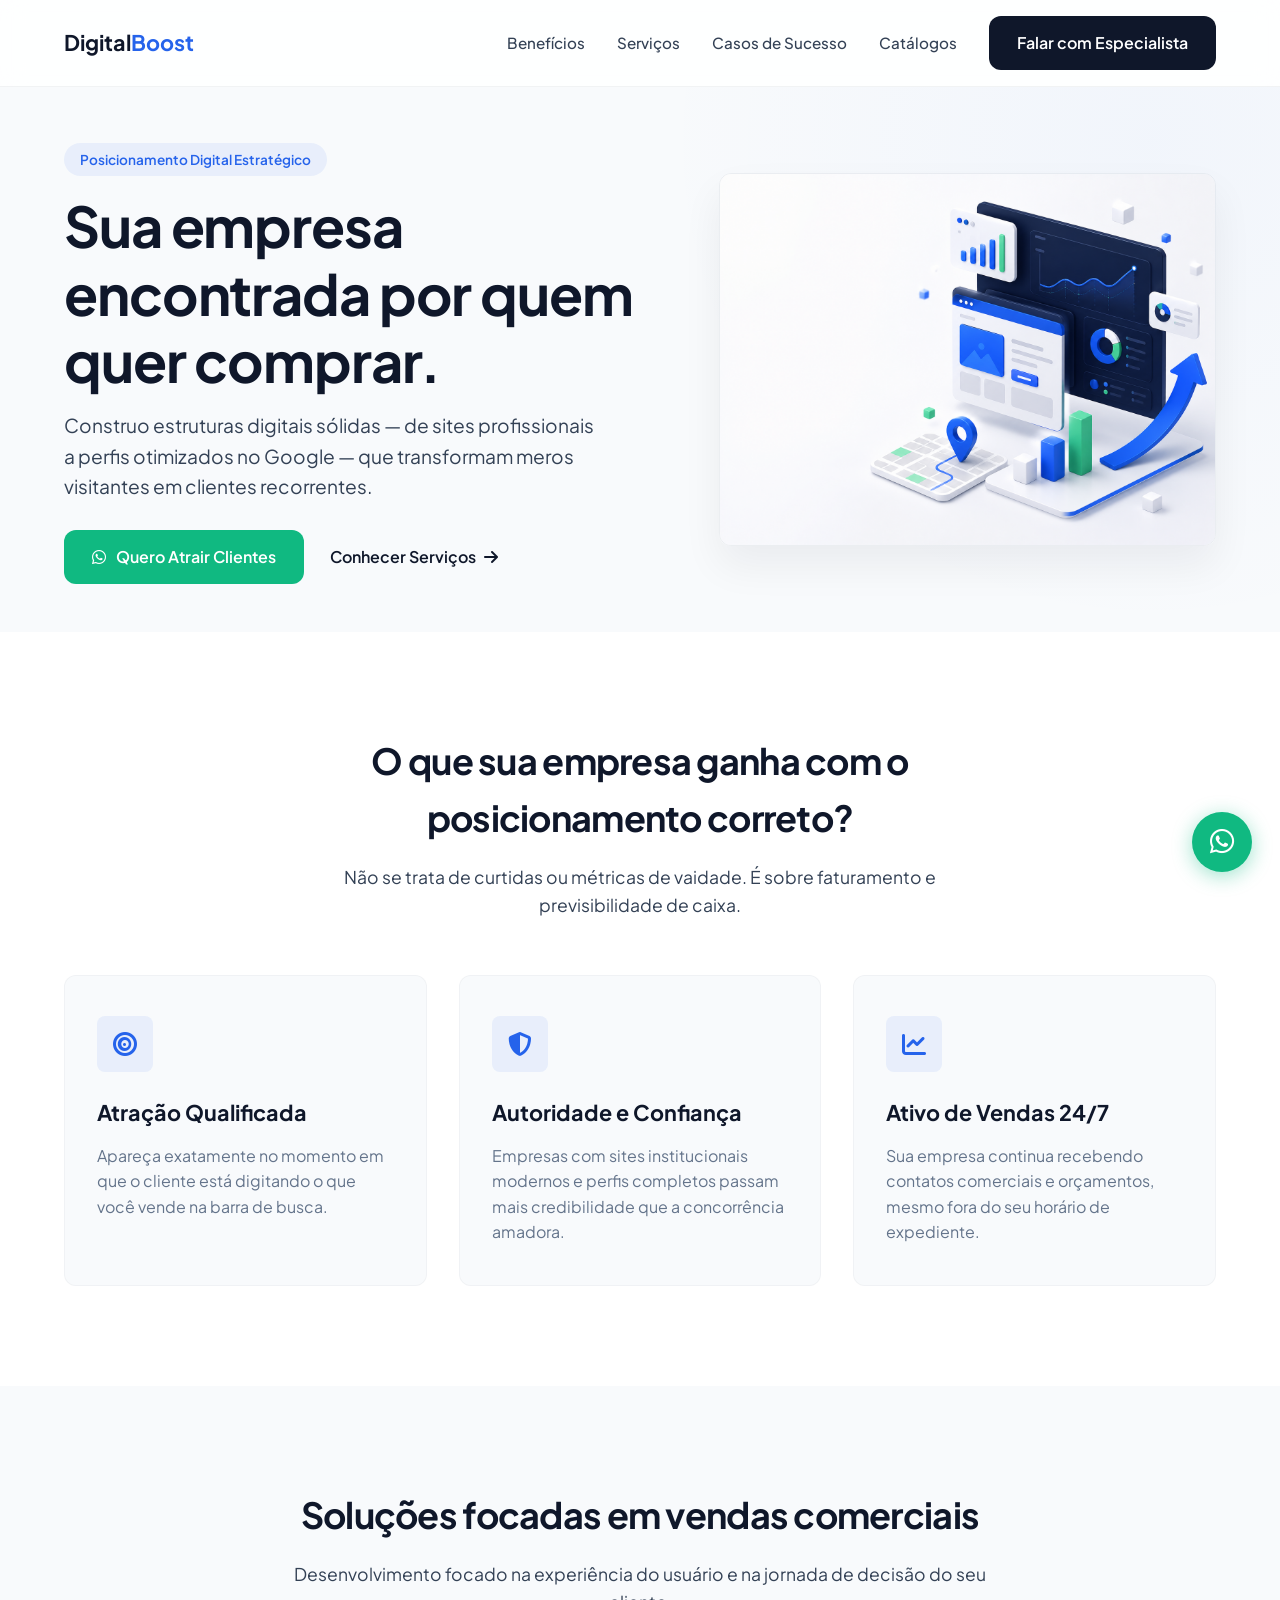
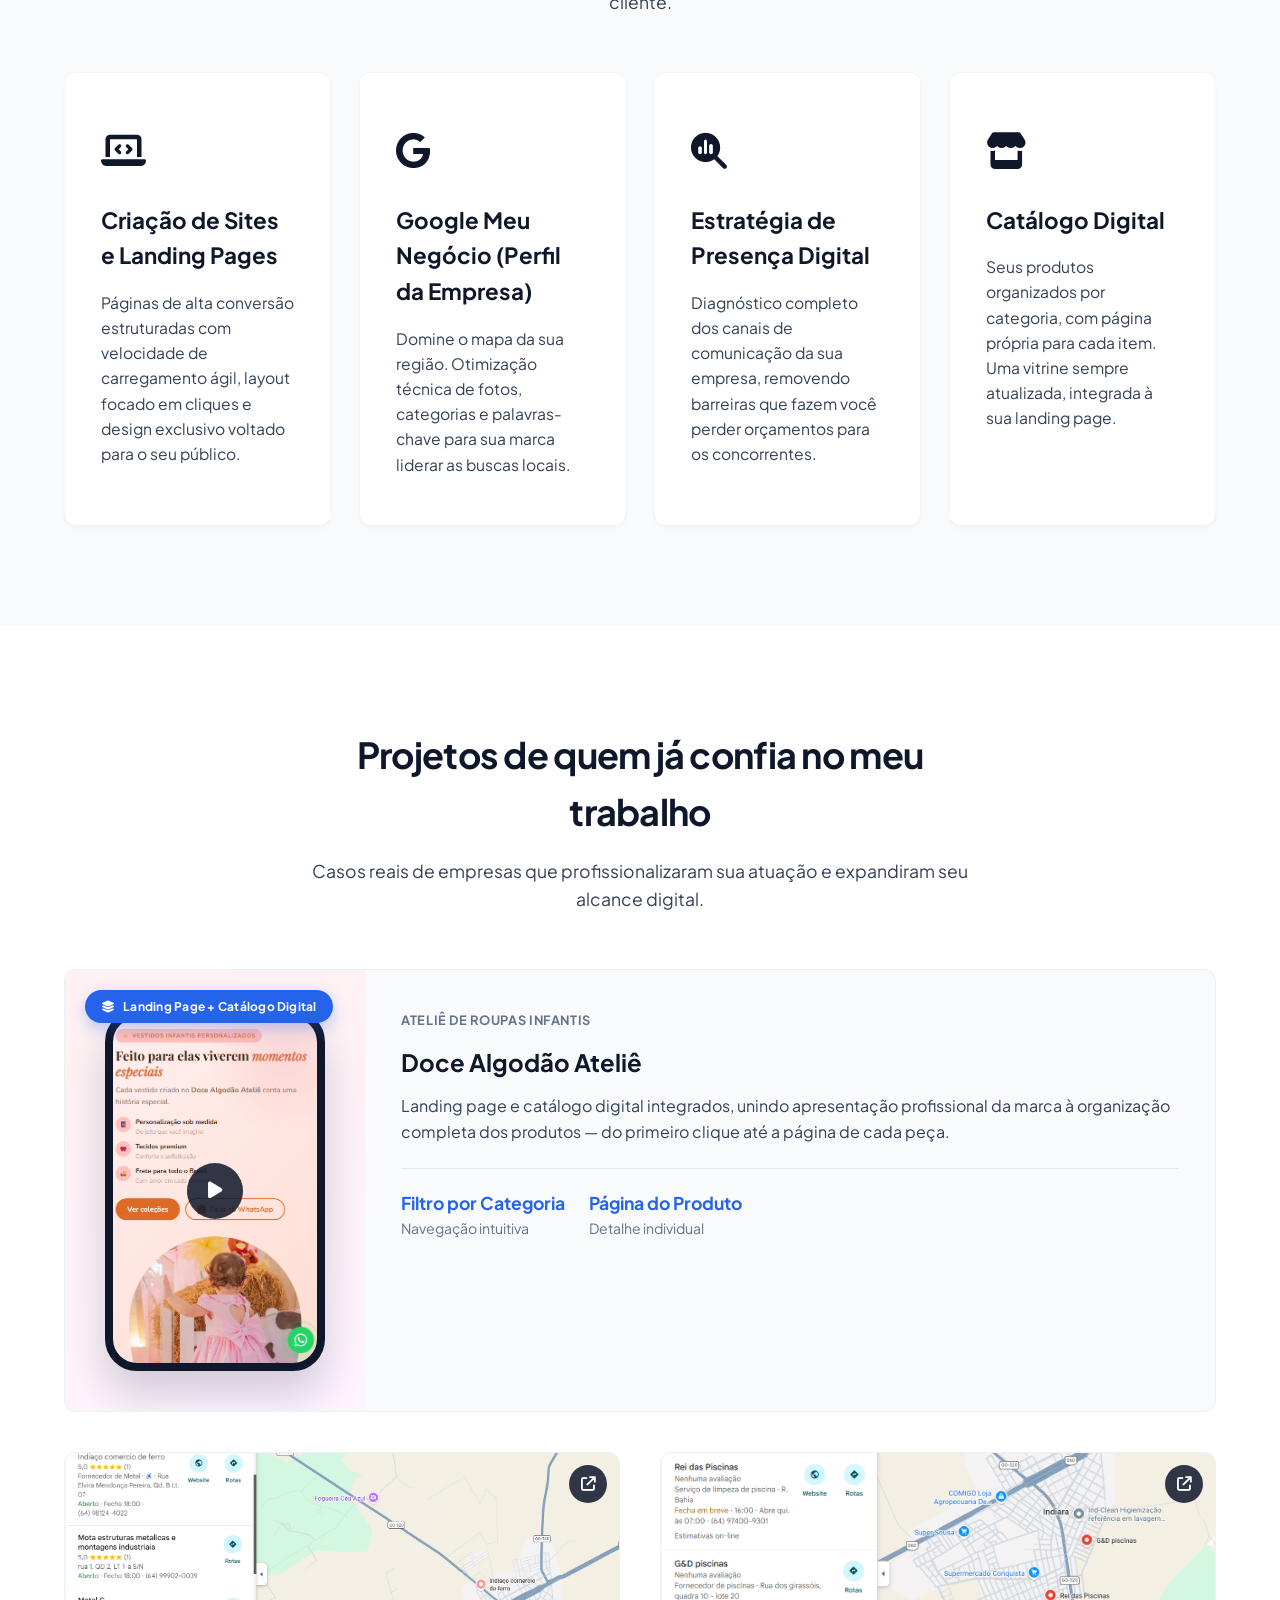
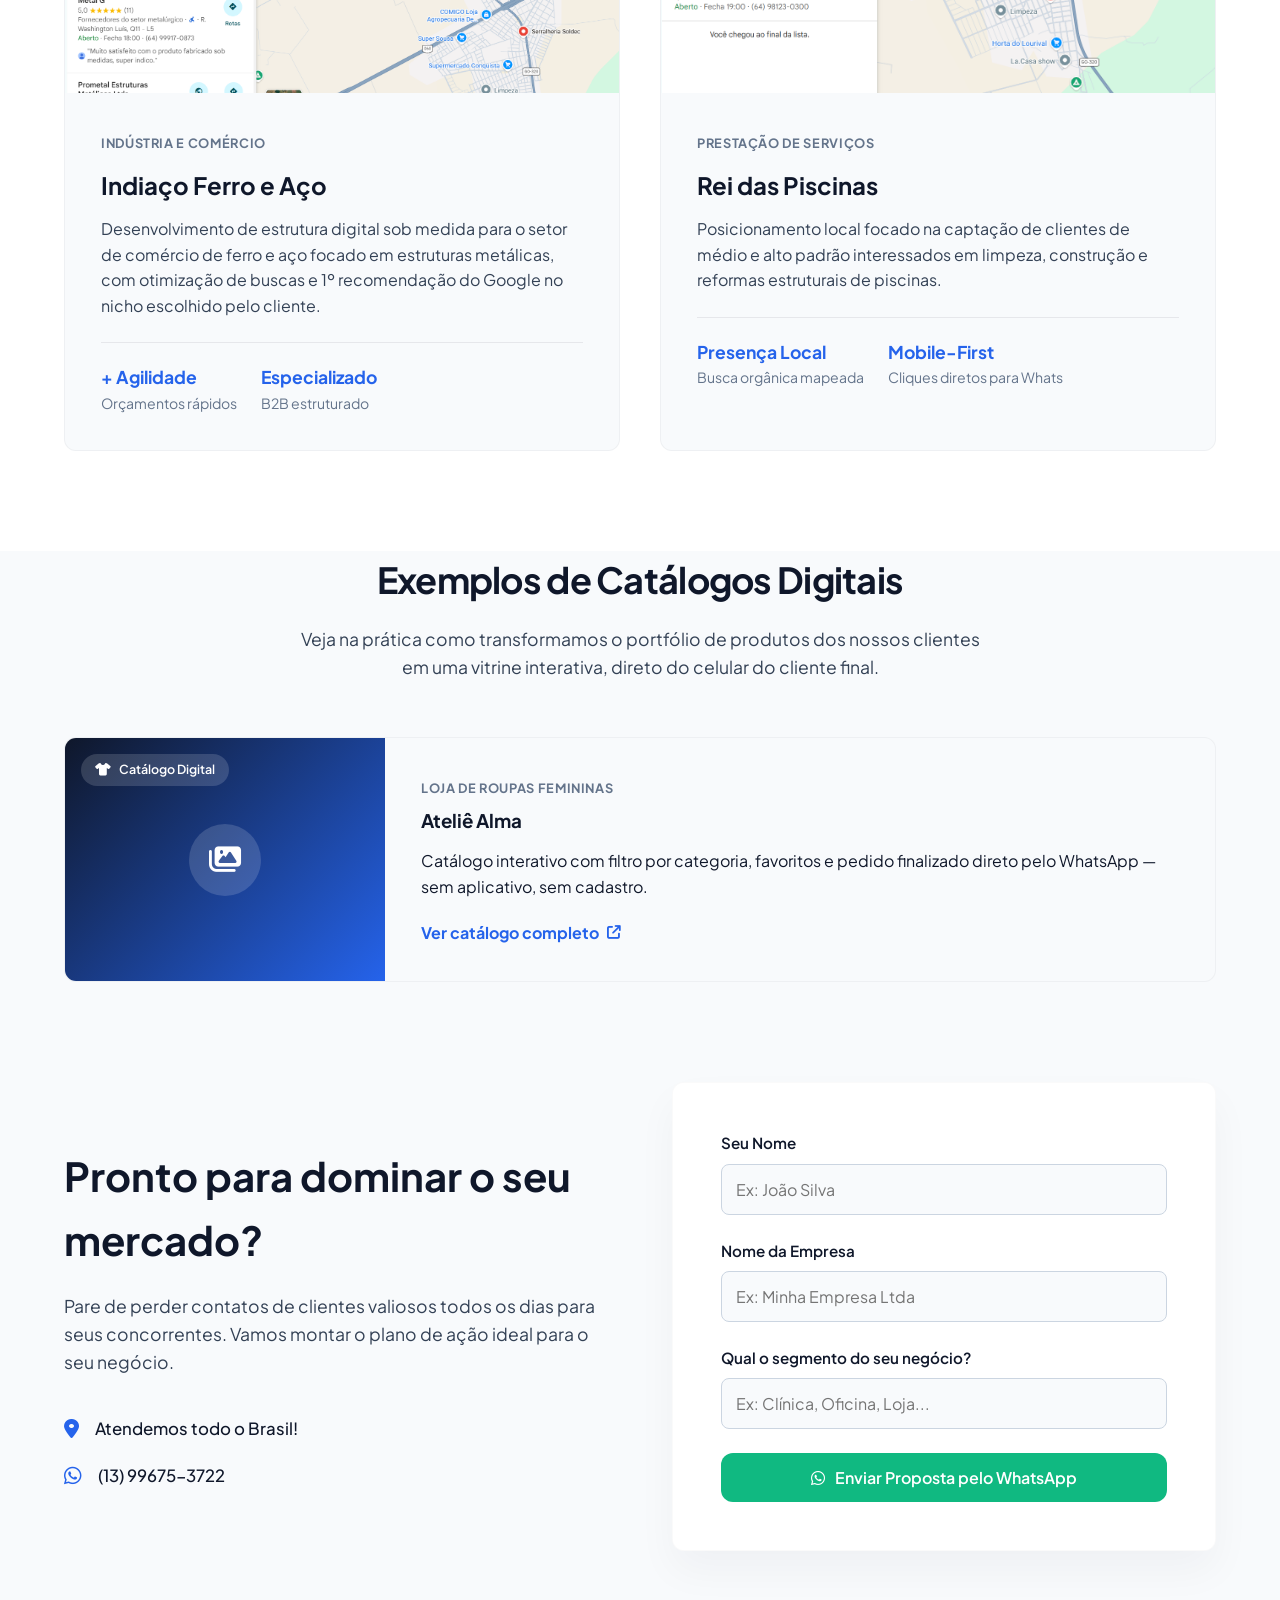
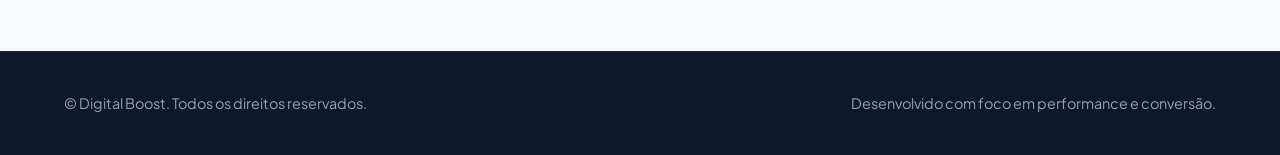
<file: index.html>
<!DOCTYPE html>
<html lang="pt-BR">
<head>
    <!-- Google Tag Manager -->
    <script>(function(w,d,s,l,i){w[l]=w[l]||[];w[l].push({'gtm.start':
    new Date().getTime(),event:'gtm.js'});var f=d.getElementsByTagName(s)[0],
    j=d.createElement(s),dl=l!='dataLayer'?'&l='+l:'';j.async=true;j.src=
    'https://www.googletagmanager.com/gtm.js?id='+i+dl;f.parentNode.insertBefore(j,f);
    })(window,document,'script','dataLayer','GTM-P9NZ8DZ8');</script>
    <!-- End Google Tag Manager -->
    <meta charset="UTF-8">
    <meta name="viewport" content="width=device-width, initial-scale=1.0">
    <meta name="description" content="Digital Boost: especialista em posicionamento digital, criação de sites e Google Meu Negócio. Atraia mais clientes qualificados para sua empresa.">
    <meta name="keywords" content="posicionamento digital, criação de sites, google meu negocio, marketing digital, landing page, colocar empresa no google, digital boost, presença digital">
    <meta name="robots" content="index, follow">
    
    <!-- Open Graph (Redes Sociais) -->
    <meta property="og:title" content="Digital Boost | Posicionamento Digital e Sites de Alta Conversão">
    <meta property="og:description" content="Transforme a presença digital da sua empresa. Criação de sites profissionais e otimização de Google Meu Negócio.">
    <meta property="og:type" content="website">
    <meta property="og:url" content="https://www.dgt-boost.com.br">
    <!-- FIX: og:image adicionado (substituir pelo caminho real da imagem) -->
    <meta property="og:image" content="imagens/og-cover.jpg">
    
    <title>Digital Boost | Posicionamento Digital e Sites de Alta Conversão</title>
    
    <link rel="preconnect" href="https://fonts.googleapis.com">
    <link rel="preconnect" href="https://fonts.gstatic.com" crossorigin>
    <link href="https://fonts.googleapis.com/css2?family=Plus+Jakarta+Sans:wght@400;500;600;700&display=swap" rel="stylesheet">
    <link rel="stylesheet" href="https://cdnjs.cloudflare.com/ajax/libs/font-awesome/6.4.0/css/all.min.css">
    
    <link rel="stylesheet" href="style.css">

    <!-- Schema.org para SEO Local — FIX: telefone e url corrigidos -->
    <script type="application/ld+json">
    {
      "@context": "https://schema.org",
      "@type": "LocalBusiness",
      "name": "Digital Boost - Posicionamento Digital",
      "telephone": "+5513996753722",
      "url": "https://www.dgt-boost.com.br",
      "address": {
        "@type": "PostalAddress",
        "addressLocality": "São Paulo",
        "addressRegion": "SP",
        "addressCountry": "BR"
      },
      "service": [
        {"@type": "Service", "name": "Criação de Sites"},
        {"@type": "Service", "name": "Otimização de Google Meu Negócio"},
        {"@type": "Service", "name": "Posicionamento Digital Estratégico"}
      ]
    }
    </script>
</head>
<body>
    <!-- Google Tag Manager (noscript) -->
    <noscript><iframe src="https://www.googletagmanager.com/ns.html?id=GTM-P9NZ8DZ8"
    height="0" width="0" style="display:none;visibility:hidden"></iframe></noscript>
    <!-- End Google Tag Manager (noscript) -->

    <!-- Header Navigation -->
    <header class="header">
        <div class="container header-container">
            <!-- FIX: nome da marca atualizado para Digital Boost -->
            <a href="#" class="logo">Digital<span>Boost</span></a>
            <nav class="nav-menu" role="navigation" aria-label="Menu principal">
                <a href="#beneficios">Benefícios</a>
                <a href="#servicos">Serviços</a>
                <a href="#experiencia">Casos de Sucesso</a>
                <a href="#catalogos">Catálogos</a>
                <a href="#contato" class="btn btn-secondary">Falar com Especialista</a>
            </nav>
            <button class="menu-toggle" aria-label="Abrir menu" aria-expanded="false" aria-controls="nav-menu">
                <i class="fa-solid fa-bars" aria-hidden="true"></i>
            </button>
        </div>
    </header>

    <!-- Hero Section -->
    <section class="hero">
        <div class="container hero-container">
            <div class="hero-content">
                <span class="badge">Posicionamento Digital Estratégico</span>
                <h1>Sua empresa encontrada por quem quer comprar.</h1>
                <p>Construo estruturas digitais sólidas — de sites profissionais a perfis otimizados no Google — que transformam meros visitantes em clientes recorrentes.</p>
                <div class="hero-actions">
                    <!-- FIX: número de WhatsApp corrigido para 5513996753722 -->
                    <a href="https://wa.me/5513996753722?text=Olá! Gostaria de posicionar minha empresa na internet." target="_blank" rel="noopener noreferrer" class="btn btn-primary">
                        <i class="fa-brands fa-whatsapp" aria-hidden="true"></i> Quero Atrair Clientes
                    </a>
                    <a href="#servicos" class="btn btn-text">Conhecer Serviços <i class="fa-solid fa-arrow-right" aria-hidden="true"></i></a>
                </div>
            </div>
            <div class="hero-image">
                <img src="imagens/hero-image.png" alt="Dashboard de métricas e posicionamento digital" loading="eager" width="600" height="450">
            </div>
        </div>
    </section>

    <!-- Benefícios / Para Quem É -->
    <section id="beneficios" class="beneficios">
        <div class="container">
            <div class="section-header">
                <h2>O que sua empresa ganha com o posicionamento correto?</h2>
                <p>Não se trata de curtidas ou métricas de vaidade. É sobre faturamento e previsibilidade de caixa.</p>
            </div>
            <div class="beneficios-grid">
                <div class="beneficio-card">
                    <div class="icon-box"><i class="fa-solid fa-bullseye" aria-hidden="true"></i></div>
                    <h3>Atração Qualificada</h3>
                    <p>Apareça exatamente no momento em que o cliente está digitando o que você vende na barra de busca.</p>
                </div>
                <div class="beneficio-card">
                    <div class="icon-box"><i class="fa-solid fa-shield-halved" aria-hidden="true"></i></div>
                    <h3>Autoridade e Confiança</h3>
                    <p>Empresas com sites institucionais modernos e perfis completos passam mais credibilidade que a concorrência amadora.</p>
                </div>
                <div class="beneficio-card">
                    <div class="icon-box"><i class="fa-solid fa-chart-line" aria-hidden="true"></i></div>
                    <h3>Ativo de Vendas 24/7</h3>
                    <p>Sua empresa continua recebendo contatos comerciais e orçamentos, mesmo fora do seu horário de expediente.</p>
                </div>
            </div>
        </div>
    </section>

    <!-- Serviços -->
    <section id="servicos" class="servicos">
        <div class="container">
            <div class="section-header">
                <h2>Soluções focadas em vendas comerciais</h2>
                <p>Desenvolvimento focado na experiência do usuário e na jornada de decisão do seu cliente.</p>
            </div>
            <div class="servicos-grid">
                <div class="servico-card">
                    <div class="servico-icon"><i class="fa-solid fa-laptop-code" aria-hidden="true"></i></div>
                    <h3>Criação de Sites e Landing Pages</h3>
                    <p>Páginas de alta conversão estruturadas com velocidade de carregamento ágil, layout focado em cliques e design exclusivo voltado para o seu público.</p>
                </div>
                <div class="servico-card">
                    <div class="servico-icon"><i class="fa-brands fa-google" aria-hidden="true"></i></div>
                    <h3>Google Meu Negócio (Perfil da Empresa)</h3>
                    <p>Domine o mapa da sua região. Otimização técnica de fotos, categorias e palavras-chave para sua marca liderar as buscas locais.</p>
                </div>
                <div class="servico-card">
                    <div class="servico-icon"><i class="fa-solid fa-magnifying-glass-chart" aria-hidden="true"></i></div>
                    <h3>Estratégia de Presença Digital</h3>
                    <p>Diagnóstico completo dos canais de comunicação da sua empresa, removendo barreiras que fazem você perder orçamentos para os concorrentes.</p>
                </div>
                <div class="servico-card">
                    <div class="servico-icon"><i class="fa-solid fa-store" aria-hidden="true"></i></div>
                    <h3>Catálogo Digital</h3>
                    <p>Seus produtos organizados por categoria, com página própria para cada item. Uma vitrine sempre atualizada, integrada à sua landing page.</p>
                </div>
            </div>
        </div>
    </section>

    <!-- Experiência / Prova Social -->
    <section id="experiencia" class="experiencia">
        <div class="container">
            <div class="section-header">
                <h2>Projetos de quem já confia no meu trabalho</h2>
                <p>Casos reais de empresas que profissionalizaram sua atuação e expandiram seu alcance digital.</p>
            </div>
            <div class="portfolio-grid">
                <!-- Cliente 0 - Case em Destaque (Landing Page + Catálogo Digital) -->
                <div class="portfolio-card portfolio-card-featured">
                    <div class="portfolio-media-wrapper">
                        <span class="featured-badge"><i class="fa-solid fa-layer-group" aria-hidden="true"></i> Landing Page + Catálogo Digital</span>
                        <div class="phone-mockup">
                            <video class="portfolio-video" poster="imagens/case-doce-algodao-poster.png" playsinline preload="none" aria-label="Demonstração de navegação pelo catálogo digital Doce Algodão Ateliê">
                                <source src="imagens/case-doce-algodao.mp4" type="video/mp4">
                                Seu navegador não suporta vídeo HTML5.
                            </video>
                            <button type="button" class="video-play-btn" aria-label="Reproduzir vídeo demonstrativo do catálogo">
                                <i class="fa-solid fa-play" aria-hidden="true"></i>
                            </button>
                        </div>
                    </div>
                    <div class="portfolio-content">
                        <span class="client-tag">Ateliê de Roupas Infantis</span>
                        <h3>Doce Algodão Ateliê</h3>
                        <p class="description">Landing page e catálogo digital integrados, unindo apresentação profissional da marca à organização completa dos produtos — do primeiro clique até a página de cada peça.</p>
                        <div class="results">
                            <div class="result-item"><strong>Filtro por Categoria</strong><span>Navegação intuitiva</span></div>
                            <div class="result-item"><strong>Página do Produto</strong><span>Detalhe individual</span></div>
                        </div>
                    </div>
                </div>
                <!-- Cliente 1 -->
                <div class="portfolio-card">
                    <div class="portfolio-img-wrapper">
                        <!-- FIX: loading="lazy" adicionado nas imagens abaixo da dobra -->
                        <!-- FIX: imagem agora dentro do <a> — clicar na foto leva ao site do cliente -->
                        <a href="https://www.indiaco.com.br" target="_blank" rel="noopener noreferrer" class="portfolio-link" aria-label="Visitar site da Indiaço Ferro e Aço">
                            <img src="imagens/case-indiaco.png" alt="Case de Sucesso Indiaço - site de comércio de ferro e aço" loading="lazy" width="600" height="240">
                            <i class="fa-solid fa-arrow-up-right-from-square" aria-hidden="true"></i>
                        </a>
                    </div>
                    <div class="portfolio-content">
                        <span class="client-tag">Indústria e Comércio</span>
                        <h3>Indiaço Ferro e Aço</h3>
                        <p class="description">Desenvolvimento de estrutura digital sob medida para o setor de comércio de ferro e aço focado em estruturas metálicas, com otimização de buscas e 1º recomendação do Google no nicho escolhido pelo cliente.</p>
                        <div class="results">
                            <div class="result-item"><strong>+ Agilidade</strong><span>Orçamentos rápidos</span></div>
                            <div class="result-item"><strong>Especializado</strong><span>B2B estruturado</span></div>
                        </div>
                    </div>
                </div>
                <!-- Cliente 2 -->
                <div class="portfolio-card">
                    <div class="portfolio-img-wrapper">
                        <a href="https://reidaspiscinas.vercel.app" target="_blank" rel="noopener noreferrer" class="portfolio-link" aria-label="Visitar site do Rei das Piscinas">
                            <img src="imagens/case-rei-das-piscinas.png" alt="Case de Sucesso Rei das Piscinas - posicionamento local" loading="lazy" width="600" height="240">
                            <i class="fa-solid fa-arrow-up-right-from-square" aria-hidden="true"></i>
                        </a>
                    </div>
                    <div class="portfolio-content">
                        <span class="client-tag">Prestação de Serviços</span>
                        <h3>Rei das Piscinas</h3>
                        <p class="description">Posicionamento local focado na captação de clientes de médio e alto padrão interessados em limpeza, construção e reformas estruturais de piscinas.</p>
                        <div class="results">
                            <div class="result-item"><strong>Presença Local</strong><span>Busca orgânica mapeada</span></div>
                            <div class="result-item"><strong>Mobile-First</strong><span>Cliques diretos para Whats</span></div>
                        </div>
                    </div>
                </div>
            </div>
        </div>
    </section>

    <!-- Exemplos de Catálogos Digitais -->
    <section id="catalogos" class="catalogos">
        <div class="container">
            <div class="section-header">
                <h2>Exemplos de Catálogos Digitais</h2>
                <p>Veja na prática como transformamos o portfólio de produtos dos nossos clientes em uma vitrine interativa, direto do celular do cliente final.</p>
            </div>
            <a href="catalogo-loja-roupas-femininas.html" target="_blank" rel="noopener noreferrer" class="catalogo-card" aria-label="Abrir exemplo de catálogo digital: Ateliê Alma, loja de roupas femininas">
                <div class="catalogo-preview">
                    <span class="catalogo-tag"><i class="fa-solid fa-shirt" aria-hidden="true"></i> Catálogo Digital</span>
                    <div class="catalogo-mockup" aria-hidden="true">
                        <i class="fa-solid fa-images"></i>
                    </div>
                </div>
                <div class="catalogo-content">
                    <span class="client-tag">Loja de Roupas Femininas</span>
                    <h3>Ateliê Alma</h3>
                    <p class="description">Catálogo interativo com filtro por categoria, favoritos e pedido finalizado direto pelo WhatsApp — sem aplicativo, sem cadastro.</p>
                    <span class="catalogo-cta">Ver catálogo completo <i class="fa-solid fa-arrow-up-right-from-square" aria-hidden="true"></i></span>
                </div>
            </a>
        </div>
    </section>

    <!-- Contato -->
    <section id="contato" class="contato">
        <div class="container contato-container">
            <div class="contato-info">
                <h2>Pronto para dominar o seu mercado?</h2>
                <p>Pare de perder contatos de clientes valiosos todos os dias para seus concorrentes. Vamos montar o plano de ação ideal para o seu negócio.</p>
                <div class="info-items">
                    <div class="info-item">
                        <i class="fa-solid fa-location-dot" aria-hidden="true"></i>
                        <span>Atendemos todo o Brasil!</span>
                    </div>
                    <div class="info-item">
                        <i class="fa-brands fa-whatsapp" aria-hidden="true"></i>
                        <!-- FIX: número atualizado -->
                        <span>(13) 99675-3722</span>
                    </div>
                </div>
            </div>
            <div class="contato-form-wrapper">
                <!-- FIX: novalidate evita submit nativo; action="#" previne reload acidental -->
                <form id="leadForm" class="contato-form" action="#" novalidate>
                    <div class="form-group">
                        <label for="name">Seu Nome</label>
                        <input type="text" id="name" name="name" required placeholder="Ex: João Silva" autocomplete="name">
                    </div>
                    <div class="form-group">
                        <label for="company">Nome da Empresa</label>
                        <input type="text" id="company" name="company" required placeholder="Ex: Minha Empresa Ltda" autocomplete="organization">
                    </div>
                    <div class="form-group">
                        <label for="segment">Qual o segmento do seu negócio?</label>
                        <input type="text" id="segment" name="segment" required placeholder="Ex: Clínica, Oficina, Loja...">
                    </div>
                    <!-- FIX: botão com estado de carregamento (gerenciado via JS) -->
                    <button type="submit" class="btn btn-primary btn-full" id="submitBtn">
                        <i class="fa-brands fa-whatsapp" aria-hidden="true"></i>
                        <span class="btn-label">Enviar Proposta pelo WhatsApp</span>
                    </button>
                </form>
            </div>
        </div>
    </section>

    <!-- Footer -->
    <footer class="footer">
        <div class="container footer-container">
            <!-- FIX: NAP (Nome, Endereço, Telefone) para SEO local -->
            <p>&copy; <span id="footerYear"></span> Digital Boost. Todos os direitos reservados.</p>
            <p>Desenvolvido com foco em performance e conversão.</p>
        </div>
    </footer>

    <!-- FIX: Botão flutuante de WhatsApp (estava ausente no projeto original) -->
    <a href="https://wa.me/5513996753722?text=Olá! Vim pelo site e gostaria de um diagnóstico gratuito." 
       target="_blank" rel="noopener noreferrer" 
       class="whatsapp-float" 
       aria-label="Falar pelo WhatsApp">
        <i class="fa-brands fa-whatsapp" aria-hidden="true"></i>
    </a>

    <script src="script.js"></script>
</body>
</html>
</file>
<file: style.css>
/* ==========================================================================
   RESET & VARIÁVEIS DO SISTEMA DE DESIGN
   ========================================================================== */
:root {
    --bg-primary: #f8fafc;
    --bg-secondary: #ffffff;
    --color-primary: #0f172a;
    --color-secondary: #334155;
    --color-muted: #64748b;
    --color-accent: #2563eb;
    --color-success: #10b981;
    
    --font-main: 'Plus Jakarta Sans', sans-serif;
    --border-radius: 12px;
    --transition-fast: 0.2s ease;
    --transition-normal: 0.3s ease;
    --container-width: 1200px;
}

/* FIX: scroll-behavior movido para html, não no seletor universal */
html {
    scroll-behavior: smooth;
}

* {
    box-sizing: border-box;
    margin: 0;
    padding: 0;
    font-family: var(--font-main);
}

body {
    background-color: var(--bg-primary);
    color: var(--color-primary);
    line-height: 1.6;
    overflow-x: hidden;
}

/* ==========================================================================
   COMPONENTES GLOBAIS REUSÁVEIS
   ========================================================================== */
.container {
    width: 100%;
    max-width: var(--container-width);
    margin: 0 auto;
    padding: 0 24px;
}

.btn {
    display: inline-flex;
    align-items: center;
    justify-content: center;
    gap: 10px;
    padding: 14px 28px;
    border-radius: var(--border-radius);
    font-weight: 600;
    font-size: 1rem;
    text-decoration: none;
    cursor: pointer;
    transition: all var(--transition-fast);
    border: none;
    min-height: 48px; /* FIX: área de toque mínima para acessibilidade mobile */
}

.btn-primary {
    background-color: var(--color-success);
    color: #ffffff;
}

.btn-primary:hover {
    background-color: #059669;
    transform: translateY(-2px);
    box-shadow: 0 8px 20px rgba(16, 185, 129, 0.2);
}

/* FIX: estado de carregamento do botão de submit */
.btn-primary:disabled {
    opacity: 0.7;
    cursor: not-allowed;
    transform: none;
}

.btn-secondary {
    background-color: var(--color-primary);
    color: #ffffff;
}

.btn-secondary:hover {
    background-color: #1e293b;
}

.btn-text {
    display: inline-flex;
    align-items: center;
    gap: 8px;
    min-height: 44px;
    background: transparent;
    color: var(--color-primary);
    padding: 10px;
}

.btn-text:hover {
    color: var(--color-accent);
}

.btn-full {
    width: 100%;
}

.badge {
    display: inline-block;
    background-color: rgba(37, 99, 235, 0.08);
    color: var(--color-accent);
    padding: 6px 16px;
    border-radius: 50px;
    font-size: 0.85rem;
    font-weight: 600;
    margin-bottom: 16px;
}

.section-header {
    text-align: center;
    max-width: 700px;
    margin: 0 auto 56px auto;
}

.section-header h2 {
    font-size: 2.25rem;
    font-weight: 700;
    letter-spacing: -0.02em;
    margin-bottom: 16px;
}

.section-header p {
    color: var(--color-secondary);
    font-size: 1.1rem;
}

/* ==========================================================================
   HEADER & NAVEGAÇÃO
   ========================================================================== */
.header {
    background-color: rgba(255, 255, 255, 0.85);
    backdrop-filter: blur(12px);
    -webkit-backdrop-filter: blur(12px); /* FIX: prefixo Safari */
    position: sticky;
    top: 0;
    z-index: 100;
    border-bottom: 1px solid rgba(15, 23, 42, 0.05);
    padding: 16px 0;
}

.header-container {
    display: flex;
    justify-content: space-between;
    align-items: center;
}

.logo {
    font-weight: 700;
    font-size: 1.35rem;
    color: var(--color-primary);
    text-decoration: none;
}

.logo span {
    color: var(--color-accent);
}

.nav-menu {
    display: flex;
    align-items: center;
    gap: 32px;
}

.nav-menu a:not(.btn) {
    text-decoration: none;
    color: var(--color-secondary);
    font-weight: 500;
    font-size: 0.95rem;
    transition: color var(--transition-fast);
}

.nav-menu a:not(.btn):hover {
    color: var(--color-accent);
}

.menu-toggle {
    display: none;
    background: transparent;
    border: none;
    font-size: 1.5rem;
    color: var(--color-primary);
    cursor: pointer;
    /* FIX: área de toque mínima */
    min-width: 44px;
    min-height: 44px;
    align-items: center;
    justify-content: center;
}

/* ==========================================================================
   HERO SECTION
   ========================================================================== */
.hero {
    padding: 56px 0 48px;
    background: radial-gradient(circle at 90% 10%, rgba(37, 99, 235, 0.03) 0%, transparent 40%);
}

.hero-container {
    display: grid;
    grid-template-columns: 1.1fr 0.9fr;
    align-items: center;
    gap: 48px;
}

.hero-content h1 {
    /* FIX: font-size fluido com clamp() — em telas pequenas o valor fixo de 3.5rem
       estourava o container e quebrava palavras de forma feia */
    font-size: clamp(1.85rem, 7vw + 0.5rem, 3.5rem);
    /* FIX: era "line-weight" (inválido) — corrigido para "line-height" */
    line-height: 1.2;
    font-weight: 700;
    letter-spacing: -0.02em;
    margin-bottom: 16px;
}

.hero-content p {
    font-size: clamp(1rem, 2vw + 0.6rem, 1.2rem);
    color: var(--color-secondary);
    margin-bottom: 28px;
    max-width: 540px;
}

.hero-actions {
    display: flex;
    align-items: center;
    gap: 16px;
}

.hero-image img {
    width: 100%;
    height: auto;
    border-radius: var(--border-radius);
    box-shadow: 0 20px 40px rgba(15, 23, 42, 0.06);
    border: 1px solid rgba(15, 23, 42, 0.05);
}

/* ==========================================================================
   BENEFÍCIOS / PARA QUEM É
   ========================================================================== */
.beneficios {
    padding: 100px 0;
    background-color: var(--bg-secondary);
}

.beneficios-grid {
    display: grid;
    grid-template-columns: repeat(3, 1fr);
    gap: 32px;
}

.beneficio-card {
    padding: 40px 32px;
    background: var(--bg-primary);
    border-radius: var(--border-radius);
    border: 1px solid rgba(15, 23, 42, 0.03);
}

.icon-box {
    width: 56px;
    height: 56px;
    background-color: rgba(37, 99, 235, 0.08);
    color: var(--color-accent);
    border-radius: 8px;
    display: flex;
    align-items: center;
    justify-content: center;
    font-size: 1.5rem;
    margin-bottom: 24px;
}

.beneficio-card h3 {
    font-size: 1.35rem;
    margin-bottom: 12px;
}

.beneficio-card p {
    color: var(--color-muted);
}

/* ==========================================================================
   SERVIÇOS
   ========================================================================== */
.servicos {
    padding: 100px 0;
}

/* FIX: mobile-first — base é 1 coluna (celular), escala para 2 (tablet)
   e 4 (desktop) via min-width, em vez de definir para desktop e reverter
   depois num max-width. Suporta os 4 cards (3 originais + Catálogo Digital). */
.servicos-grid {
    display: grid;
    grid-template-columns: 1fr;
    gap: 24px;
}

@media (min-width: 640px) {
    .servicos-grid {
        grid-template-columns: repeat(2, 1fr);
        gap: 28px;
    }
}

@media (min-width: 1200px) {
    .servicos-grid {
        grid-template-columns: repeat(4, 1fr);
        gap: 28px;
    }

    /* Cards ficam mais estreitos com 4 colunas; reduz padding lateral */
    .servico-card {
        padding: 40px 28px;
    }
}

.servico-card {
    background-color: var(--bg-secondary);
    padding: 48px 36px;
    border-radius: var(--border-radius);
    box-shadow: 0 4px 6px -1px rgba(0, 0, 0, 0.02), 0 2px 4px -1px rgba(0, 0, 0, 0.02);
    border: 1px solid rgba(15, 23, 42, 0.04);
}

.servico-icon {
    font-size: 2.25rem;
    color: var(--color-primary);
    margin-bottom: 24px;
}

.servico-card h3 {
    font-size: 1.4rem;
    margin-bottom: 16px;
}

.servico-card p {
    color: var(--color-secondary);
    font-size: 0.98rem;
}

/* ==========================================================================
   EXPERIÊNCIA / PROVA SOCIAL
   ========================================================================== */
.experiencia {
    padding: 100px 0;
    background-color: var(--bg-secondary);
}

.portfolio-grid {
    display: grid;
    grid-template-columns: repeat(2, 1fr);
    gap: 40px;
}

.portfolio-card {
    background: var(--bg-primary);
    border-radius: var(--border-radius);
    overflow: hidden;
    border: 1px solid rgba(15, 23, 42, 0.04);
}

.portfolio-img-wrapper {
    position: relative;
    width: 100%;
    height: 240px;
    background-color: #e2e8f0;
    overflow: hidden;
}

/* FIX: .portfolio-link não tinha NENHUM CSS — o link existia, mas era um
   ícone solto sem posicionamento. Agora cobre toda a foto (clicável) e
   mostra um selo "abrir site" no canto. */
.portfolio-link {
    position: absolute;
    inset: 0;
    display: block;
}

.portfolio-link img {
    width: 100%;
    height: 100%;
    object-fit: cover;
    display: block;
    transition: transform var(--transition-normal);
}

.portfolio-link i {
    position: absolute;
    top: 12px;
    right: 12px;
    width: 38px;
    height: 38px;
    display: flex;
    align-items: center;
    justify-content: center;
    background-color: rgba(15, 23, 42, 0.85);
    color: #ffffff;
    border-radius: 50%;
    font-size: 0.9rem;
    transition: transform var(--transition-fast), background-color var(--transition-fast);
}

.portfolio-card:hover .portfolio-img-wrapper img {
    transform: scale(1.03);
}

.portfolio-card:hover .portfolio-link i {
    background-color: var(--color-accent);
    transform: scale(1.08);
}

.portfolio-content {
    padding: 36px;
}

/* ==========================================================================
   EXEMPLOS DE CATÁLOGOS DIGITAIS (card único, totalmente clicável)
   ========================================================================== */
.catalogo-card {
    display: grid;
    grid-template-columns: 1fr;
    background: var(--bg-primary);
    border-radius: var(--border-radius);
    overflow: hidden;
    border: 1px solid rgba(15, 23, 42, 0.04);
    text-decoration: none;
    color: inherit;
    transition: transform var(--transition-normal), box-shadow var(--transition-normal);
}

.catalogo-card:hover,
.catalogo-card:focus-visible {
    transform: translateY(-4px);
    box-shadow: 0 20px 40px rgba(15, 23, 42, 0.10);
}

.catalogo-preview {
    position: relative;
    height: 220px;
    background: linear-gradient(135deg, var(--color-primary), var(--color-accent));
    display: flex;
    align-items: center;
    justify-content: center;
}

.catalogo-tag {
    position: absolute;
    top: 16px;
    left: 16px;
    display: inline-flex;
    align-items: center;
    gap: 8px;
    padding: 6px 14px;
    border-radius: 999px;
    background: rgba(255, 255, 255, 0.15);
    color: #ffffff;
    font-size: 0.78rem;
    font-weight: 600;
}

.catalogo-mockup {
    width: 72px;
    height: 72px;
    border-radius: 50%;
    background: rgba(255, 255, 255, 0.15);
    display: flex;
    align-items: center;
    justify-content: center;
    color: #ffffff;
    font-size: 1.8rem;
    transition: transform var(--transition-fast);
}

.catalogo-card:hover .catalogo-mockup {
    transform: scale(1.08);
}

.catalogo-content {
    padding: 36px;
}

.catalogo-content .client-tag {
    display: inline-block;
    margin-bottom: 8px;
}

.catalogo-content h3 {
    margin-bottom: 12px;
}

.catalogo-content .description {
    margin-bottom: 20px;
}

.catalogo-cta {
    display: inline-flex;
    align-items: center;
    gap: 8px;
    font-weight: 700;
    color: var(--color-accent);
}

.catalogo-cta i {
    font-size: 0.85rem;
    transition: transform var(--transition-fast);
}

.catalogo-card:hover .catalogo-cta i {
    transform: translate(2px, -2px);
}

@media (min-width: 768px) {
    .catalogo-card {
        grid-template-columns: 320px 1fr;
    }

    .catalogo-preview {
        height: 100%;
    }
}

/* ==========================================================================
   CARD DE PORTFÓLIO EM DESTAQUE (Landing Page + Catálogo Digital)
   ========================================================================== */
.portfolio-card-featured {
    grid-column: 1 / -1;
    display: grid;
    grid-template-columns: 300px 1fr;
}

.portfolio-media-wrapper {
    position: relative;
    display: flex;
    align-items: center;
    justify-content: center;
    padding: 40px 24px;
    background: linear-gradient(160deg, #fff1f2 0%, #fdf4ff 100%);
}

.featured-badge {
    position: absolute;
    top: 20px;
    left: 20px;
    right: 20px;
    z-index: 2;
    display: inline-flex;
    align-items: center;
    gap: 8px;
    width: fit-content;
    background-color: var(--color-accent);
    color: #ffffff;
    padding: 7px 16px;
    border-radius: 50px;
    font-size: 0.75rem;
    font-weight: 700;
    letter-spacing: 0.02em;
    box-shadow: 0 6px 16px rgba(37, 99, 235, 0.3);
}

.phone-mockup {
    position: relative;
    width: 220px;
    aspect-ratio: 480 / 788;
    border-radius: 32px;
    overflow: hidden;
    border: 8px solid var(--color-primary);
    box-shadow: 0 24px 40px rgba(15, 23, 42, 0.18);
    background-color: #000;
}

.phone-mockup .portfolio-video {
    width: 100%;
    height: 100%;
    object-fit: cover;
    display: block;
}

.video-play-btn {
    position: absolute;
    top: 50%;
    left: 50%;
    transform: translate(-50%, -50%);
    width: 56px;
    height: 56px;
    border: none;
    border-radius: 50%;
    background-color: rgba(15, 23, 42, 0.85);
    color: #ffffff;
    font-size: 1.2rem;
    display: flex;
    align-items: center;
    justify-content: center;
    cursor: pointer;
    transition: background-color var(--transition-fast), transform var(--transition-fast);
}

.video-play-btn:hover {
    background-color: var(--color-accent);
    transform: translate(-50%, -50%) scale(1.08);
}

.video-play-btn.is-hidden {
    display: none;
}

.client-tag {
    display: inline-block;
    font-size: 0.8rem;
    text-transform: uppercase;
    font-weight: 700;
    letter-spacing: 0.05em;
    color: var(--color-muted);
    margin-bottom: 12px;
}

.portfolio-content h3 {
    font-size: 1.5rem;
    margin-bottom: 12px;
}

.portfolio-content .description {
    color: var(--color-secondary);
    margin-bottom: 24px;
}

.results {
    display: flex;
    gap: 24px;
    border-top: 1px solid rgba(15, 23, 42, 0.08);
    padding-top: 20px;
}

.result-item {
    display: flex;
    flex-direction: column;
}

.result-item strong {
    color: var(--color-accent);
    font-size: 1.1rem;
}

.result-item span {
    font-size: 0.88rem;
    color: var(--color-muted);
}

/* ==========================================================================
   SEÇÃO DE CONTATO & FORMULÁRIO
   ========================================================================== */
.contato {
    padding: 100px 0;
}

.contato-container {
    display: grid;
    grid-template-columns: 1fr 1fr;
    gap: 64px;
    align-items: center;
}

.contato-info h2 {
    font-size: 2.5rem;
    margin-bottom: 20px;
}

.contato-info p {
    font-size: 1.1rem;
    color: var(--color-secondary);
    margin-bottom: 40px;
}

.info-items {
    display: flex;
    flex-direction: column;
    gap: 20px;
}

.info-item {
    display: flex;
    align-items: center;
    gap: 16px;
    font-size: 1.05rem;
    font-weight: 500;
}

.info-item i {
    color: var(--color-accent);
    font-size: 1.25rem;
}

.contato-form-wrapper {
    background-color: var(--bg-secondary);
    padding: 48px;
    border-radius: var(--border-radius);
    box-shadow: 0 20px 40px rgba(15, 23, 42, 0.04);
    border: 1px solid rgba(15, 23, 42, 0.02);
}

.contato-form .form-group {
    margin-bottom: 24px;
}

.contato-form label {
    display: block;
    font-weight: 600;
    margin-bottom: 8px;
    font-size: 0.95rem;
}

.contato-form input {
    width: 100%;
    padding: 14px;
    border: 1px solid #cbd5e1;
    border-radius: 8px;
    font-size: 1rem;
    background-color: var(--bg-primary);
    transition: border var(--transition-fast);
}

.contato-form input:focus {
    outline: none;
    border-color: var(--color-accent);
    /* FIX: box-shadow de foco para acessibilidade */
    box-shadow: 0 0 0 3px rgba(37, 99, 235, 0.12);
}

/* FIX: estado de erro no input */
.contato-form input.input-error {
    border-color: #ef4444;
}

/* ==========================================================================
   BOTÃO FLUTUANTE DE WHATSAPP (estava ausente no projeto original)
   ========================================================================== */
.whatsapp-float {
    position: fixed;
    bottom: 28px;
    right: 28px;
    z-index: 999;
    width: 60px;
    height: 60px;
    background-color: var(--color-success);
    color: #ffffff;
    border-radius: 50%;
    display: flex;
    align-items: center;
    justify-content: center;
    font-size: 1.75rem;
    box-shadow: 0 4px 20px rgba(16, 185, 129, 0.4);
    text-decoration: none;
    transition: transform var(--transition-fast), box-shadow var(--transition-fast);
}

.whatsapp-float:hover {
    transform: scale(1.1);
    box-shadow: 0 6px 28px rgba(16, 185, 129, 0.5);
}

/* ==========================================================================
   FOOTER
   ========================================================================== */
.footer {
    background-color: var(--color-primary);
    color: #94a3b8;
    padding: 40px 0;
    font-size: 0.9rem;
    border-top: 1px solid rgba(255, 255, 255, 0.05);
}

.footer-container {
    display: flex;
    justify-content: space-between;
    align-items: center;
}

/* ==========================================================================
   RESPONSIVIDADE
   ========================================================================== */
@media (max-width: 968px) {
    .menu-toggle {
        display: flex; /* FIX: era "display: block" — "flex" alinha o ícone corretamente */
    }

    /* FIX: menu mobile usa visibility/opacity em vez de display:none/flex
       para evitar conflito com a regra base do desktop */
    .nav-menu {
        position: absolute;
        top: 100%;
        left: 0;
        right: 0;
        background-color: var(--bg-secondary);
        flex-direction: column;
        padding: 32px;
        gap: 24px;
        border-bottom: 1px solid rgba(15, 23, 42, 0.1);
        box-shadow: 0 10px 15px -3px rgba(0, 0, 0, 0.05);
        /* FIX: substituído display:none por visibility+opacity para transição suave */
        visibility: hidden;
        opacity: 0;
        pointer-events: none;
        transition: opacity var(--transition-normal), visibility var(--transition-normal);
        display: flex; /* sempre flex, controlado por visibility */
    }

    .nav-menu.active {
        visibility: visible;
        opacity: 1;
        pointer-events: auto;
    }

    .hero-container, 
    .contato-container {
        grid-template-columns: 1fr;
        gap: 32px;
    }

    .hero-content {
        text-align: center;
    }
    
    .hero-content p {
        margin: 0 auto 28px auto;
    }

    .hero-actions {
        justify-content: center;
        flex-direction: column;
        width: 100%;
        gap: 12px;
    }

    .hero-actions .btn {
        width: 100%;
    }

    /* FIX: limita a altura da imagem da hero em telas estreitas/altas,
       evitando que ela empurre o conteúdo para fora da primeira viewport */
    .hero-image img {
        max-height: 320px;
        object-fit: cover;
    }

    .beneficios-grid,
    .portfolio-grid {
        grid-template-columns: 1fr;
        gap: 24px;
    }

    .portfolio-card-featured {
        grid-template-columns: 1fr;
    }

    .portfolio-media-wrapper {
        padding: 28px 20px;
    }
    
    .section-header h2 {
        font-size: 1.85rem;
    }
    
    .contato-form-wrapper {
        padding: 24px;
    }
    
    .footer-container {
        flex-direction: column;
        gap: 12px;
        text-align: center;
    }

    .whatsapp-float {
        bottom: 20px;
        right: 20px;
        width: 54px;
        height: 54px;
        font-size: 1.5rem;
    }
}

/* FIX: refinamento extra para celulares pequenos (320px–480px),
   onde os paddings/tamanhos do breakpoint de tablet ainda ficam largos demais */
@media (max-width: 480px) {
    .container {
        padding: 0 16px;
    }

    .hero {
        padding: 40px 0 36px;
    }

    .badge {
        font-size: 0.78rem;
        padding: 5px 14px;
        margin-bottom: 12px;
    }

    .hero-content h1 {
        margin-bottom: 14px;
    }

    .hero-content p {
        font-size: 1rem;
    }

    .hero-image img {
        max-height: 220px;
    }

    .btn {
        padding: 13px 22px;
        font-size: 0.95rem;
    }

    .section-header h2 {
        font-size: 1.6rem;
    }

    .section-header {
        margin-bottom: 40px;
    }
}

/* FIX: respeitar preferência de movimento reduzido (acessibilidade) */
@media (prefers-reduced-motion: reduce) {
    html { scroll-behavior: auto; }
    * { transition-duration: 0.01ms !important; }
}
</file>
